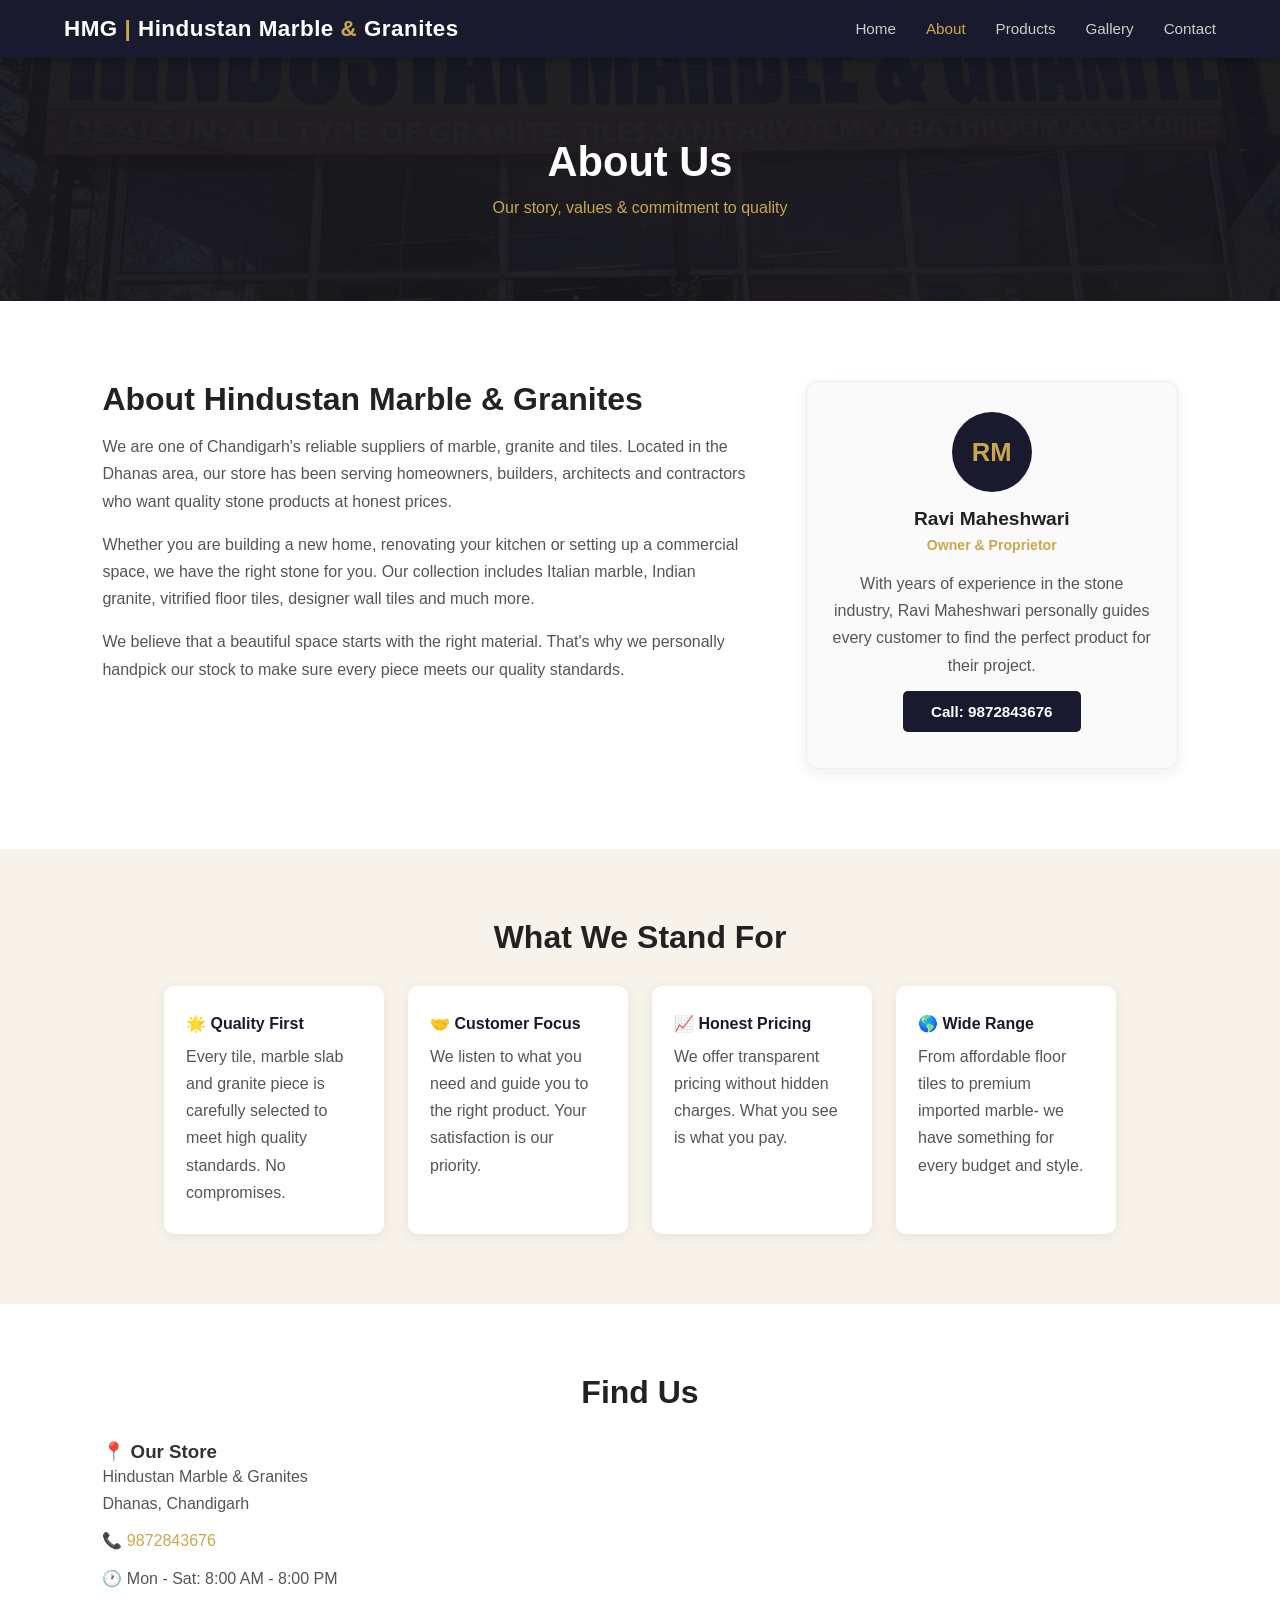
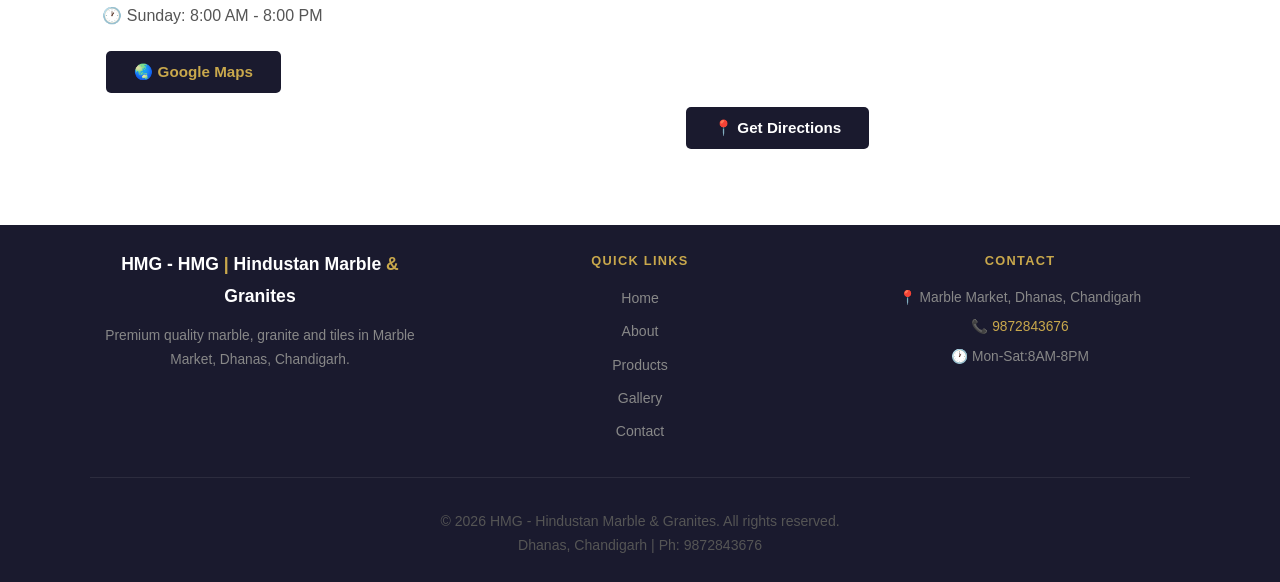
<file: about.html>
<!DOCTYPE html>
<html lang="en">
<head>
  <meta charset="UTF-8" />
  <meta name="viewport" content="width=device-width, initial-scale=1.0"/>
  <title>About - HMG | Hindustan Marble &amp; Granites</title>
  <link rel="stylesheet" href="style.css" />
</head>
<body>

  <nav class="navbar">
    <div class="logo">
      <span class="logo-text">HMG <span class="amp">|</span> Hindustan Marble <span class="amp">&amp;</span> Granites</span>
    </div>
    <ul class="nav-links" id="navLinks">
      <li><a href="index.html">Home</a></li>
      <li><a href="about.html" class="active">About</a></li>
      <li><a href="products.html">Products</a></li>
      <li><a href="gallery.html">Gallery</a></li>
      <li><a href="contact.html">Contact</a></li>
    </ul>
    <div class="hamburger" id="hamburger">&#9776;</div>
  </nav>

  <section class="page-banner">
    <div class="banner-overlay"></div>
    <h1>About Us</h1>
    <p>Our story, values & commitment to quality</p>
  </section>

  <section class="about-main">
    <div class="about-main-text">
      <h2>About Hindustan Marble &amp; Granites</h2>
      <p>We are one of Chandigarh's reliable suppliers of marble, granite and tiles. Located in the Dhanas area, our store has been serving homeowners, builders, architects and contractors who want quality stone products at honest prices.</p>
      <p>Whether you are building a new home, renovating your kitchen or setting up a commercial space, we have the right stone for you. Our collection includes Italian marble, Indian granite, vitrified floor tiles, designer wall tiles and much more.</p>
      <p>We believe that a beautiful space starts with the right material. That's why we personally handpick our stock to make sure every piece meets our quality standards.</p>
    </div>
    <div class="owner-card">
      <div class="owner-avatar">RM</div>
      <h3>Ravi Maheshwari</h3>
      <p class="owner-title">Owner & Proprietor</p>
      <p>With years of experience in the stone industry, Ravi Maheshwari personally guides every customer to find the perfect product for their project.</p>
      <a href="tel:9872843676" class="btn btn-dark" style="margin-top:12px;display:inline-block;">Call: 9872843676</a>
    </div>
  </section>

  <section class="values-section">
    <h2>What We Stand For</h2>
    <div class="values-grid">
      <div class="value-item">
        <h3>&#127775; Quality First</h3>
        <p>Every tile, marble slab and granite piece is carefully selected to meet high quality standards. No compromises.</p>
      </div>
      <div class="value-item">
        <h3>&#129309; Customer Focus</h3>
        <p>We listen to what you need and guide you to the right product. Your satisfaction is our priority.</p>
      </div>
      <div class="value-item">
        <h3>&#128200; Honest Pricing</h3>
        <p>We offer transparent pricing without hidden charges. What you see is what you pay.</p>
      </div>
      <div class="value-item">
        <h3>&#127758; Wide Range</h3>
        <p>From affordable floor tiles to premium imported marble- we have something for every budget and style.</p>
      </div>
    </div>
  </section>

  <section class="location-section">
    <h2>Find Us</h2>
    <div class="location-box">
      <div class="location-info">
        <h3>&#128205; Our Store</h3>
        <p>Hindustan Marble &amp; Granites<br>Dhanas, Chandigarh</p>
        <p>&#128222; <a href="tel:9872843676">9872843676</a></p>
        <p>&#128336; Mon - Sat: 8:00 AM - 8:00 PM</p>
        <p>&#128336; Sunday: 8:00 AM - 8:00 PM</p>
        <div style="margin-top:16px;display:flex;gap:12px;flex-wrap:wrap;">
          <a href="https://maps.google.com/?q=Hindustan+Marble+Granite+Dhanas+Chandigarh" target="_blank" class="btn btn-dark">&#127759; Google Maps</a>
        </div>
      </div>
      <div class="map-embed">
        <iframe
          src="https://www.google.com/maps/embed?pb=!1m18!1m12!1m3!1d3428.7!2d76.7449!3d30.7232!2m3!1f0!2f0!3f0!3m2!1i1024!2i768!4f13.1!3m3!1m2!1s0x390fed0e9b2b0001%3A0x1!2sDhanas%2C+Chandigarh!5e0!3m2!1sen!2sin!4v1"
          width="100%" height="250" style="border:0;border-radius:10px;" allowfullscreen="" loading="lazy"
          referrerpolicy="no-referrer-when-downgrade">
        </iframe>
        <a href="https://maps.google.com/?q=Hindustan+Marble+Granite+Dhanas+Chandigarh" target="_blank" class="btn btn-dark" style="margin-top:12px;display:inline-block;">&#128205; Get Directions</a>
      </div>
    </div>
  </section>

  <footer class="footer">
    <div class="footer-inner">
      <div class="footer-col">
        <div class="footer-logo">HMG - HMG <span class="amp">|</span> Hindustan Marble <span class="amp">&amp;</span> Granites</div>
        <p>Premium quality marble, granite and tiles in Marble Market, Dhanas, Chandigarh.</p>
      </div>
      <div class="footer-col">
        <h4>Quick Links</h4>
        <ul>
          <li><a href="index.html">Home</a></li>
          <li><a href="about.html">About</a></li>
          <li><a href="products.html">Products</a></li>
          <li><a href="gallery.html">Gallery</a></li>
          <li><a href="contact.html">Contact</a></li>
        </ul>
      </div>
      <div class="footer-col">
        <h4>Contact</h4>
        <p>&#128205; Marble Market, Dhanas, Chandigarh</p>
        <p>&#128222; <a href="tel:9872843676">9872843676</a></p>
        <p>&#128336; Mon-Sat:8AM-8PM</p>
      </div>
    </div>
    <div class="footer-bottom">
      <p>&copy; 2026 HMG - Hindustan Marble &amp; Granites. All rights reserved.</p>
      <p>Dhanas, Chandigarh | Ph: 9872843676</p>
    </div>
  </footer>

  <script src="script.js"></script>
</body>
</html>
</file>
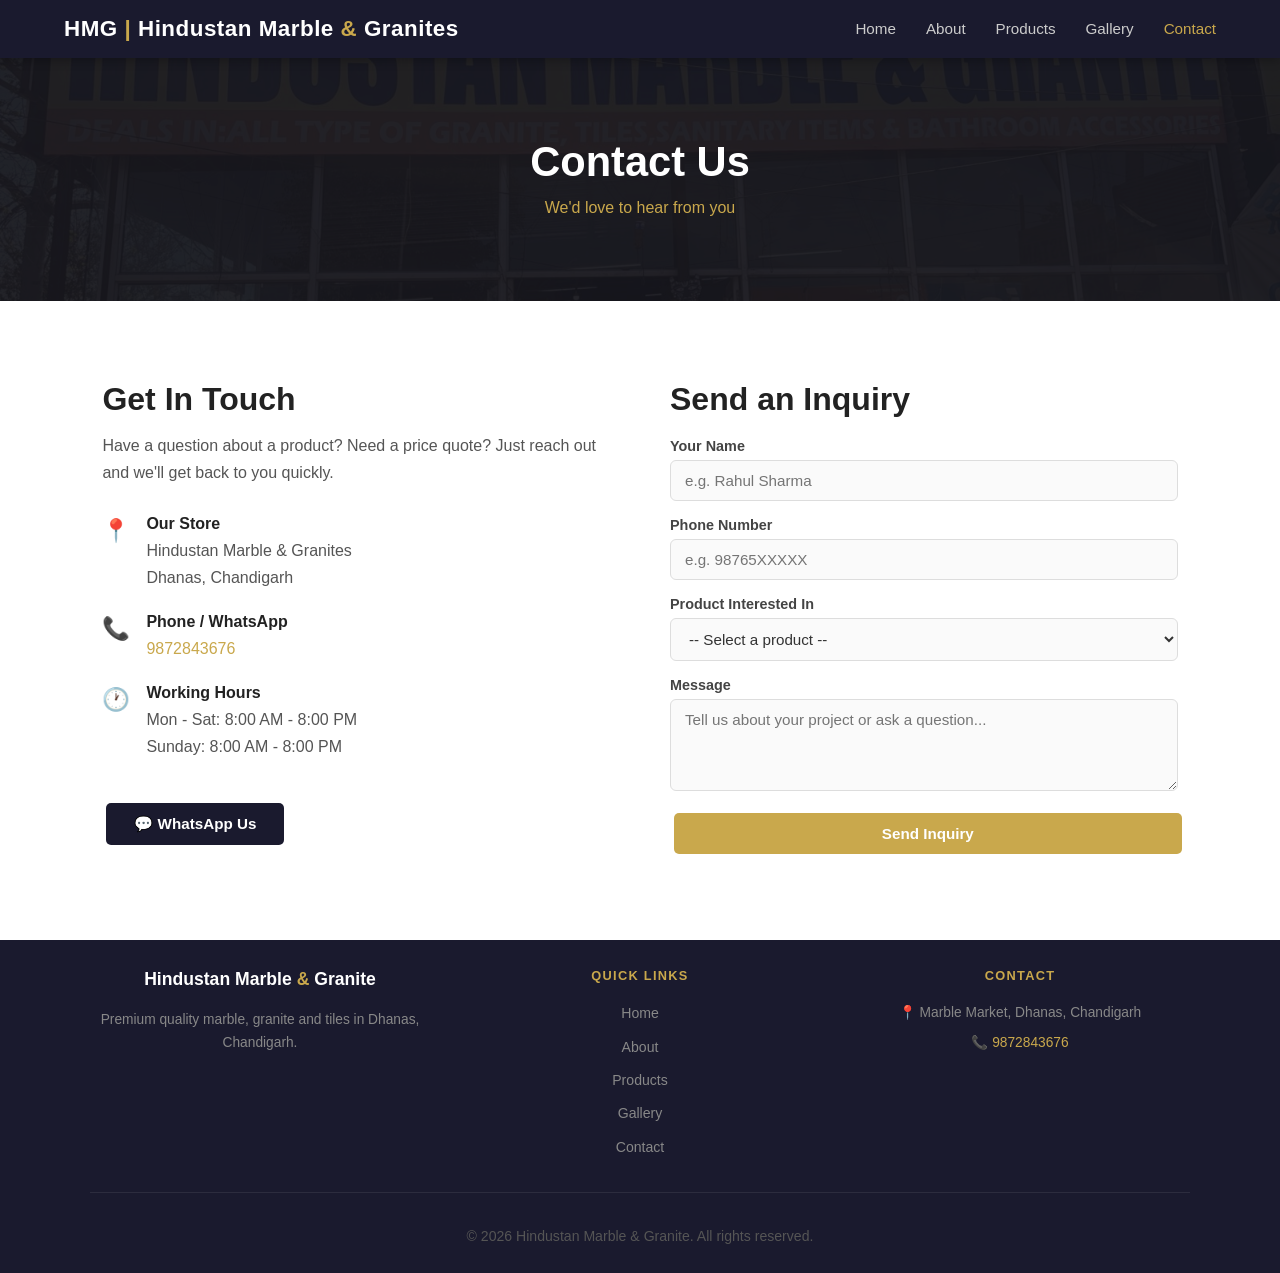
<file: contact.html>
<!DOCTYPE html>
<html lang="en">
<head>
  <meta charset="UTF-8" />
  <meta name="viewport" content="width=device-width, initial-scale=1.0"/>
  <title>Contact - HMG | Hindustan Marble &amp; Granites</title>
  <link rel="stylesheet" href="style.css" />
</head>
<body>

  <nav class="navbar">
    <div class="logo">
      <span class="logo-text">HMG <span class="amp">|</span> Hindustan Marble <span class="amp">&amp;</span> Granites</span>
    </div>
    <ul class="nav-links" id="navLinks">
      <li><a href="index.html">Home</a></li>
      <li><a href="about.html">About</a></li>
      <li><a href="products.html">Products</a></li>
      <li><a href="gallery.html">Gallery</a></li>
      <li><a href="contact.html" class="active">Contact</a></li>
    </ul>
    <div class="hamburger" id="hamburger">&#9776;</div>
  </nav>

  <section class="page-banner">
    <div class="banner-overlay"></div>
    <h1>Contact Us</h1>
    <p>We'd love to hear from you</p>
  </section>

  <section class="contact-section">
    <div class="contact-left">
      <h2>Get In Touch</h2>
      <p>Have a question about a product? Need a price quote? Just reach out and we'll get back to you quickly.</p>

      <div class="contact-detail">
        <span class="c-icon">&#128205;</span>
        <div>
          <strong>Our Store</strong>
          <p>Hindustan Marble &amp; Granites<br>Dhanas, Chandigarh</p>
        </div>
      </div>

      <div class="contact-detail">
        <span class="c-icon">&#128222;</span>
        <div>
          <strong>Phone / WhatsApp</strong>
          <p><a href="tel:9872843676">9872843676</a></p>
        </div>
      </div>

      <div class="contact-detail">
        <span class="c-icon">&#128336;</span>
        <div>
          <strong>Working Hours</strong>
          <p>Mon - Sat: 8:00 AM - 8:00 PM<br>Sunday: 8:00 AM - 8:00 PM</p>
        </div>
      </div>

      <a href="https://wa.me/919872843676" target="_blank" class="btn btn-dark" style="margin-top:20px;">
        &#128172; WhatsApp Us
      </a>
    </div>

    <div class="contact-right">
      <h2>Send an Inquiry</h2>
      <form id="contactForm" class="contact-form">
        <div class="form-group">
          <label for="name">Your Name</label>
          <input type="text" id="name" placeholder="e.g. Rahul Sharma" required />
        </div>
        <div class="form-group">
          <label for="phone">Phone Number</label>
          <input type="tel" id="phone" placeholder="e.g. 98765XXXXX" required />
        </div>
        <div class="form-group">
          <label for="product">Product Interested In</label>
          <select id="product">
            <option value="">-- Select a product --</option>
            <option>Italian Marble</option>
            <option>Indian Marble</option>
            <option>Granite</option>
            <option>Floor Tiles</option>
            <option>Wall Tiles</option>
            <option>Other</option>
          </select>
        </div>
        <div class="form-group">
          <label for="message">Message</label>
          <textarea id="message" rows="4" placeholder="Tell us about your project or ask a question..."></textarea>
        </div>
        <button type="submit" class="btn" style="width:100%;">Send Inquiry</button>
        <p class="form-success" id="formSuccess">Thank you! We will contact you soon.</p>
      </form>
    </div>
  </section>

  <footer class="footer">
    <div class="footer-inner">
      <div class="footer-col">
        <div class="footer-logo">Hindustan Marble <span class="amp">&amp;</span> Granite</div>
        <p>Premium quality marble, granite and tiles in Dhanas, Chandigarh.</p>
      </div>
      <div class="footer-col">
        <h4>Quick Links</h4>
        <ul>
          <li><a href="index.html">Home</a></li>
          <li><a href="about.html">About</a></li>
          <li><a href="products.html">Products</a></li>
          <li><a href="gallery.html">Gallery</a></li>
          <li><a href="contact.html">Contact</a></li>
        </ul>
      </div>
      <div class="footer-col">
        <h4>Contact</h4>
        <p>&#128205; Marble Market, Dhanas, Chandigarh</p>
        <p>&#128222; <a href="tel:9872843676">9872843676</a></p>
      </div>
    </div>
    <div class="footer-bottom">
      <p>&copy; 2026 Hindustan Marble &amp; Granite. All rights reserved.</p>
    </div>
  </footer>
  <script src="script.js"></script>
</body>
</html>
</file>
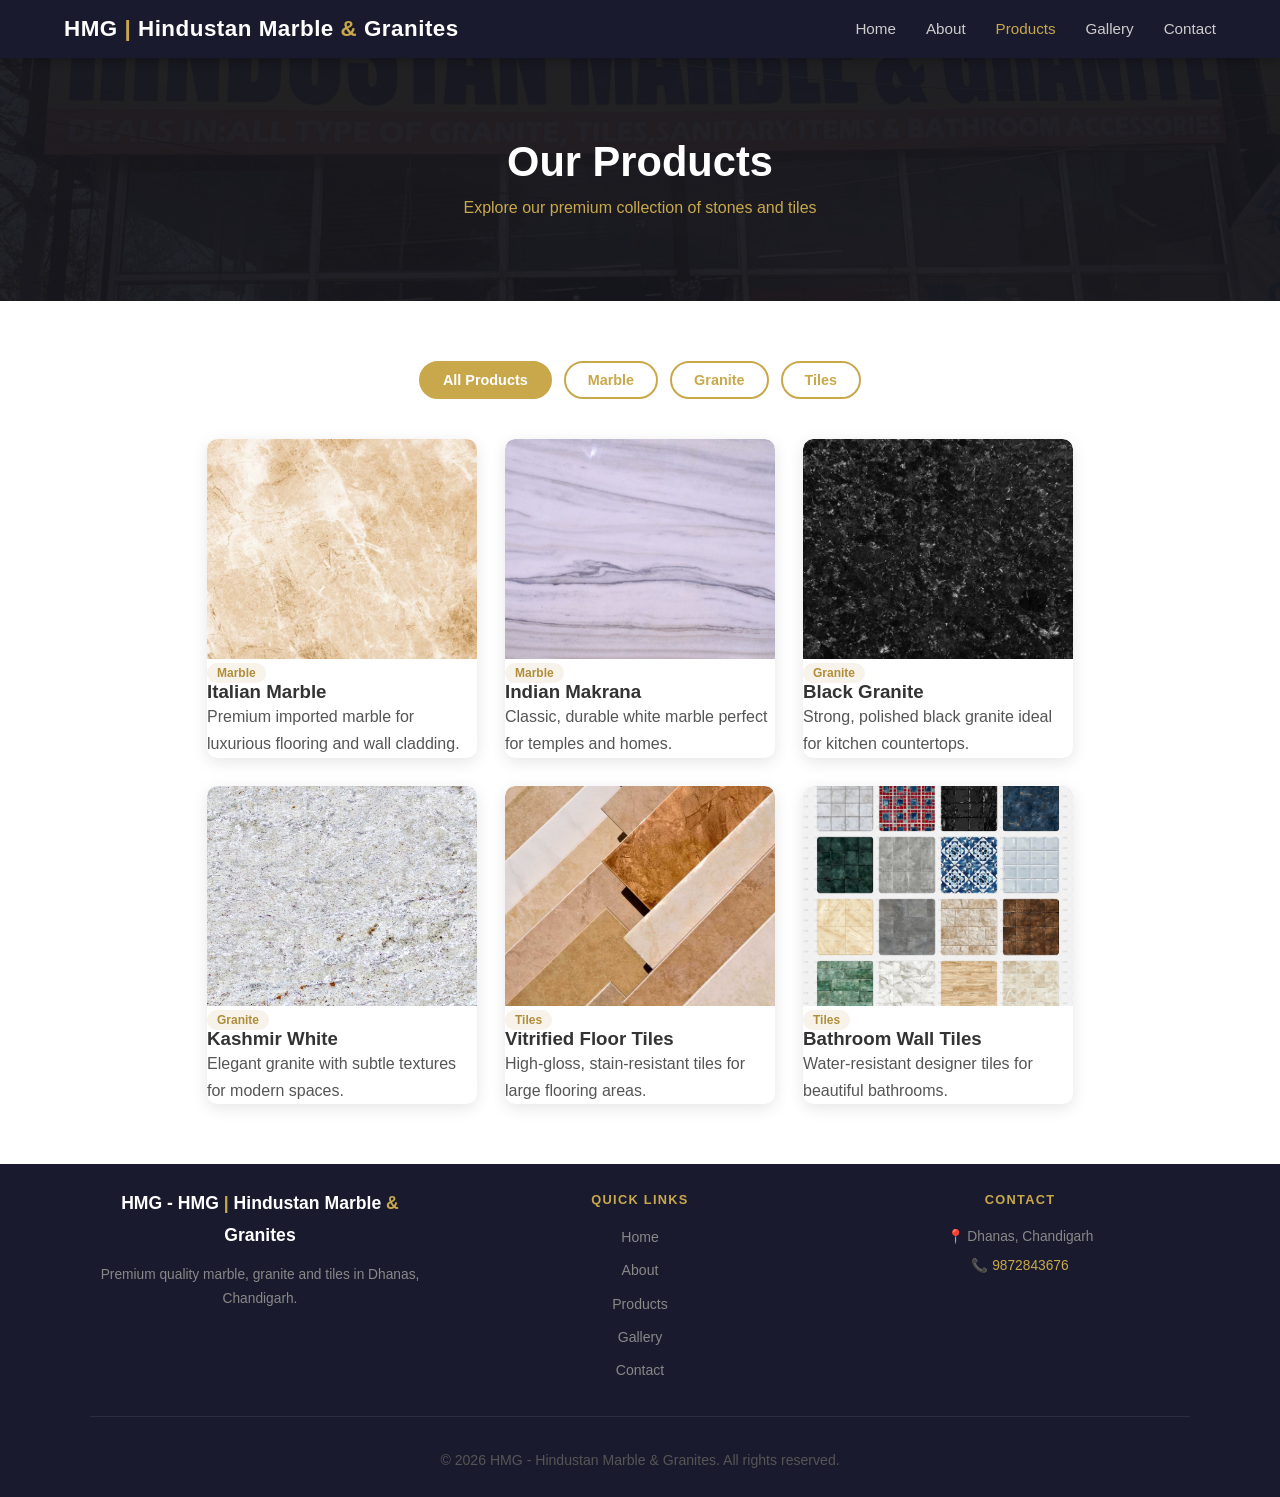
<file: products.html>
<!DOCTYPE html>
<html lang="en">
<head>
  <meta charset="UTF-8" />
  <meta name="viewport" content="width=device-width, initial-scale=1.0"/>
  <title>Products - HMG | Hindustan Marble &amp; Granites</title>
  <link rel="stylesheet" href="style.css" />
</head>
<body>

  <nav class="navbar">
    <div class="logo">
      <span class="logo-text">HMG <span class="amp">|</span> Hindustan Marble <span class="amp">&amp;</span> Granites</span>
    </div>
    <ul class="nav-links" id="navLinks">
      <li><a href="index.html">Home</a></li>
      <li><a href="about.html">About</a></li>
      <li><a href="products.html" class="active">Products</a></li>
      <li><a href="gallery.html">Gallery</a></li>
      <li><a href="contact.html">Contact</a></li>
    </ul>
    <div class="hamburger" id="hamburger">&#9776;</div>
  </nav>

  <section class="page-banner">
    <div class="banner-overlay"></div>
    <h1>Our Products</h1>
    <p>Explore our premium collection of stones and tiles</p>
  </section>

  <section class="products-section">
    <!-- Filter Buttons matching your CSS/JS -->
    <div class="filter-btns">
      <button class="filter-btn active" data-filter="all">All Products</button>
      <button class="filter-btn" data-filter="marble">Marble</button>
      <button class="filter-btn" data-filter="granite">Granite</button>
      <button class="filter-btn" data-filter="tiles">Tiles</button>
    </div>

    <!-- Product Grid -->
    <div class="products-grid">
      <div class="prod-card" data-category="marble">
       <div class="gallery-item" onclick="openLightboxImg('image6.jpeg', 'Wood Finish & Stone Tiles')">
        <img src="image6.jpeg" class="gal-img" style="width:100%; height:220px; object-fit:cover;" alt="Tiles">
        <div class="gal-overlay"><span>Tiles on Display</span></div>
          <span class="prod-tag">Marble</span>
          <h3>Italian Marble</h3>
          <p>Premium imported marble for luxurious flooring and wall cladding.</p>
        </div>
      </div>
      
      <div class="prod-card" data-category="marble">
       <div class="gallery-item" onclick="openLightboxImg('image7.jpeg', 'Wood Finish & Stone Tiles')">
        <img src="image7.jpeg" class="gal-img" style="width:100%; height:220px; object-fit:cover;" alt="Tiles">
         <div class="gal-overlay"><span>Tiles on Display</span></div>
          <span class="prod-tag">Marble</span>
          <h3>Indian Makrana</h3>
          <p>Classic, durable white marble perfect for temples and homes.</p>
        </div>
      </div>

      <div class="prod-card" data-category="granite">
       <div class="gallery-item" onclick="openLightboxImg('image8.jpeg', 'Wood Finish & Stone Tiles')">
        <img src="image8.jpeg" class="gal-img" style="width:100%; height:220px; object-fit:cover;" alt="Tiles">
         <div class="gal-overlay"><span>Tiles on Display</span></div>
          <span class="prod-tag">Granite</span>
          <h3>Black Granite</h3>
          <p>Strong, polished black granite ideal for kitchen countertops.</p>
        </div>
      </div>

      <div class="prod-card" data-category="granite">
       <div class="gallery-item" onclick="openLightboxImg('image9.jpeg', 'Wood Finish & Stone Tiles')">
        <img src="image9.jpeg" class="gal-img" style="width:100%; height:220px; object-fit:cover;" alt="Tiles">
         <div class="gal-overlay"><span>Tiles on Display</span></div>
          <span class="prod-tag">Granite</span>
          <h3>Kashmir White</h3>
          <p>Elegant granite with subtle textures for modern spaces.</p>
        </div>
      </div>

      <div class="prod-card" data-category="tiles">
       <div class="gallery-item" onclick="openLightboxImg('image10.jpeg', 'Wood Finish & Stone Tiles')">
        <img src="image10.jpeg" class="gal-img" style="width:100%; height:220px; object-fit:cover;" alt="Tiles">
         <div class="gal-overlay"><span>Tiles on Display</span></div>
          <span class="prod-tag">Tiles</span>
          <h3>Vitrified Floor Tiles</h3>
          <p>High-gloss, stain-resistant tiles for large flooring areas.</p>
        </div>
      </div>

      <div class="prod-card" data-category="tiles">
       <div class="gallery-item" onclick="openLightboxImg('image11.jpeg', 'Wood Finish & Stone Tiles')">
        <img src="image11.jpeg" class="gal-img" style="width:100%; height:220px; object-fit:cover;" alt="Tiles">
         <div class="gal-overlay"><span>Tiles on Display</span></div>
          <span class="prod-tag">Tiles</span>
          <h3>Bathroom Wall Tiles</h3>
          <p>Water-resistant designer tiles for beautiful bathrooms.</p>
        </div>
      </div>
    </div>
  </section>

  <footer class="footer">
    <div class="footer-inner">
      <div class="footer-col">
        <div class="footer-logo">HMG - HMG <span class="amp">|</span> Hindustan Marble <span class="amp">&amp;</span> Granites</div>
        <p>Premium quality marble, granite and tiles in Dhanas, Chandigarh.</p>
      </div>
      <div class="footer-col">
        <h4>Quick Links</h4>
        <ul>
          <li><a href="index.html">Home</a></li>
          <li><a href="about.html">About</a></li>
          <li><a href="products.html">Products</a></li>
          <li><a href="gallery.html">Gallery</a></li>
          <li><a href="contact.html">Contact</a></li>
        </ul>
      </div>
      <div class="footer-col">
        <h4>Contact</h4>
        <p>&#128205; Dhanas, Chandigarh</p>
        <p>&#128222; <a href="tel:9872843676">9872843676</a></p>
      </div>
    </div>
    <div class="footer-bottom">
      <p>&copy; 2026 HMG - Hindustan Marble &amp; Granites. All rights reserved.</p>
    </div>
  </footer>

  <script src="script.js"></script>
</body>
</html>
</file>
<file: style.css>
/* base reset */
* {
  margin: 0;
  padding: 0;
  box-sizing: border-box;
}

body {
  font-family: 'Segoe UI', Arial, sans-serif;
  color: #333;
  background: #fff;
}

a {
  text-decoration: none;
  color: inherit;
}

h2 {
  font-size: 2rem;
  margin-bottom: 15px;
  color: #222;
}

p {
  line-height: 1.7;
  color: #555;
}

/* navbar */
.navbar {
  display: flex;
  align-items: center;
  justify-content: space-between;
  padding: 16px 5%;
  background: #1a1a2e;
  position: sticky;
  top: 0;
  z-index: 999;
  box-shadow: 0 2px 10px rgba(0,0,0,0.3);
}

.logo-text {
  font-size: 1.4rem;
  font-weight: 700;
  color: #fff;
  letter-spacing: 0.5px;
}

.amp {
  color: #c9a84c;
}

.nav-links {
  list-style: none;
  display: flex;
  gap: 30px;
}

.nav-links a {
  color: #ccc;
  font-size: 0.95rem;
  transition: color 0.3s;
}

.nav-links a:hover,
.nav-links a.active {
  color: #c9a84c;
}

.hamburger {
  display: none;
  font-size: 1.6rem;
  color: #fff;
  cursor: pointer;
}

/* buttons */
.btn {
  display: inline-block;
  padding: 12px 28px;
  background: #c9a84c;
  color: #fff;
  border-radius: 5px;
  font-size: 0.95rem;
  font-weight: 600;
  transition: background 0.3s, transform 0.2s;
  border: none;
  cursor: pointer;
  margin: 6px 4px;
}

.btn:hover {
  background: #b08d3a;
  transform: translateY(-2px);
}

.btn-outline {
  background: transparent;
  border: 2px solid #c9a84c;
  color: #c9a84c;
}

.btn-outline:hover {
  background: #c9a84c;
  color: #fff;
}

.btn-dark {
  background: #1a1a2e;
  color: #fff;
}

.btn-dark:hover {
  background: #2d2d4e;
}

/* hero */
.hero {
  position: relative;
  height: 100vh; /* Changed from 90vh to fill screen */
  background: linear-gradient(135deg, #1a1a2e 0%, #2d2d4e 40%, #4a4530 100%);
  display: flex;
  align-items: center;
  justify-content: center;
  text-align: center;
  overflow: hidden;
}

.hero::before {
  content: '';
  position: absolute;
  top: 0; left: 0; right: 0; bottom: 0;
  background: url('image1.jpeg') center/cover no-repeat; /* Fixed image path */
  opacity: 0.28;
  animation: zoomBg 12s ease-in-out infinite alternate;
}

@keyframes zoomBg {
  from { transform: scale(1); }
  to   { transform: scale(1.06); }
}

.hero-overlay {
  position: absolute;
  inset: 0;
  background: rgba(20,18,10,0.55);
}

.hero-content {
  position: relative;
  z-index: 2;
  animation: fadeUp 1s ease both;
}

@keyframes fadeUp {
  from { opacity: 0; transform: translateY(30px); }
  to   { opacity: 1; transform: translateY(0); }
}

.hero-title {
  font-size: 3.2rem;
  color: #fff;
  font-weight: 700;
  margin-bottom: 18px;
  text-shadow: 0 2px 8px rgba(0,0,0,0.4);
}

.hero-sub {
  font-size: 1.15rem;
  color: #ddd;
  margin-bottom: 32px;
  line-height: 1.8;
}

.hero-scroll {
  position: absolute;
  bottom: 24px;
  left: 50%;
  transform: translateX(-50%);
  color: #c9a84c;
  font-size: 0.85rem;
  animation: bounce 2s infinite;
  z-index: 2;
}

@keyframes bounce {
  0%, 100% { transform: translateX(-50%) translateY(0); }
  50%       { transform: translateX(-50%) translateY(8px); }
}

/* features strip */
.features-strip {
  display: flex;
  justify-content: center;
  gap: 0;
  background: #c9a84c;
  flex-wrap: wrap;
}

.feature {
  display: flex;
  align-items: center;
  gap: 8px;
  padding: 18px 40px;
  color: #fff;
  font-weight: 600;
  font-size: 0.95rem;
  border-right: 1px solid rgba(255,255,255,0.3);
}

.feature:last-child { border-right: none; }

.feat-icon {
  font-size: 1.1rem;
}

/* about snippet */
.about-snippet {
  display: flex;
  align-items: center;
  gap: 60px;
  padding: 80px 8%;
  background: #fafafa;
  flex-wrap: wrap;
}

.about-text {
  flex: 1;
  min-width: 280px;
}

.about-text h2 {
  margin-bottom: 16px;
}

.about-text p {
  margin-bottom: 14px;
}

.about-image {
  flex: 1;
  min-width: 280px;
  display: flex;
  gap: 16px;
  flex-wrap: wrap;
}

.stone-card {
  flex: 1;
  min-width: 100px;
  text-align: center;
}

.stone-card p {
  font-size: 0.85rem;
  margin-top: 8px;
  font-weight: 600;
  color: #444;
}

.stone-block {
  height: 130px;
  border-radius: 8px;
  transition: transform 0.4s;
}

.stone-block:hover {
  transform: scale(1.05);
}

.marble {
  background: linear-gradient(135deg, #f5f5f5, #e8e8e8, #fff, #d0d0d0);
  border: 1px solid #ddd;
}

.granite {
  background: linear-gradient(135deg, #3a3a3a, #555, #2a2a2a, #666);
}

.tiles {
  background: repeating-linear-gradient(
    45deg,
    #c9a84c,
    #c9a84c 20px,
    #b08d3a 20px,
    #b08d3a 40px
  );
}

/* products preview */
.products-preview {
  padding: 80px 8%;
  text-align: center;
}

.section-sub {
  color: #777;
  margin-bottom: 40px;
  font-size: 1rem;
}

.product-cards {
  display: flex;
  gap: 24px;
  flex-wrap: wrap;
  justify-content: center;
}

.product-card {
  width: 240px;
  border-radius: 10px;
  overflow: hidden;
  box-shadow: 0 4px 18px rgba(0,0,0,0.1);
  cursor: pointer;
  transition: transform 0.3s, box-shadow 0.3s;
  background: #fff;
}

.product-card:hover {
  transform: translateY(-6px);
  box-shadow: 0 10px 30px rgba(0,0,0,0.15);
}

.card-img {
  height: 160px;
  transition: transform 0.5s;
}

.product-card:hover .card-img {
  transform: scale(1.05);
}

.floor-tile-img {
  background: repeating-linear-gradient(90deg, #e0e0e0 0px, #e0e0e0 48px, #ccc 48px, #ccc 50px),
              repeating-linear-gradient(0deg, #e0e0e0 0px, #e0e0e0 48px, #ccc 48px, #ccc 50px);
}

.wall-tile-img {
  background: repeating-linear-gradient(90deg, #d4bfbf 0px, #d4bfbf 48px, #c0a0a0 48px, #c0a0a0 50px),
              repeating-linear-gradient(0deg, #d4bfbf 0px, #d4bfbf 48px, #c0a0a0 48px, #c0a0a0 50px);
}

.marble-img {
  background: linear-gradient(135deg, #f5f5f5 0%, #e0e0e0 30%, #fff 50%, #d5d5d5 70%, #f0f0f0 100%);
}

.granite-img {
  background: linear-gradient(135deg, #2a2a2a, #444, #333, #555, #222);
}

.product-card h3 {
  padding: 14px 14px 4px;
  font-size: 1rem;
  color: #222;
}

.product-card p {
  padding: 0 14px 16px;
  font-size: 0.85rem;
  color: #666;
}

/* why us */
.why-us {
  padding: 80px 8%;
  background: #1a1a2e;
  text-align: center;
}

.why-us h2 {
  color: #fff;
  margin-bottom: 40px;
}

.why-grid {
  display: flex;
  gap: 24px;
  flex-wrap: wrap;
  justify-content: center;
}

.why-card {
  background: rgba(255,255,255,0.07);
  border: 1px solid rgba(201,168,76,0.3);
  border-radius: 10px;
  padding: 30px 24px;
  width: 220px;
  transition: background 0.3s, transform 0.3s;
}

.why-card:hover {
  background: rgba(201,168,76,0.12);
  transform: translateY(-4px);
}

.why-icon {
  font-size: 2.2rem;
  margin-bottom: 14px;
}

.why-card h3 {
  color: #c9a84c;
  margin-bottom: 10px;
  font-size: 1rem;
}

.why-card p {
  color: #aaa;
  font-size: 0.88rem;
}

/* cta */
.cta {
  padding: 70px 8%;
  text-align: center;
  background: #f7f3ea;
}

.cta h2 {
  margin-bottom: 10px;
}

.cta p {
  margin-bottom: 24px;
  color: #666;
}

/* footer */
.footer {
  background: #1a1a2e;
  color: #aaa;
  text-align: center;
  padding: 24px;
  font-size: 0.88rem;
  line-height: 1.8;
}

/* page banner */
.page-banner {
  position: relative;
  padding: 80px 8%;
  text-align: center;
  background: #1a1a2e;
  overflow: hidden;
}

.page-banner::before {
  content: '';
  position: absolute;
  inset: 0;
  background: url('image1.jpeg') center/cover no-repeat; /* Fixed image path */
  opacity: 0.12;
}

.banner-overlay {
  position: absolute;
  inset: 0;
  background: rgba(20,18,10,0.5);
}

.page-banner h1 {
  position: relative;
  z-index: 1;
  color: #fff;
  font-size: 2.6rem;
  margin-bottom: 8px;
}

.page-banner p {
  position: relative;
  z-index: 1;
  color: #c9a84c;
  font-size: 1rem;
}

/* about page */
.about-main {
  display: flex;
  gap: 60px;
  padding: 80px 8%;
  flex-wrap: wrap;
  align-items: flex-start;
}

.about-main-text {
  flex: 2;
  min-width: 280px;
}

.about-main-text p {
  margin-bottom: 16px;
}

.owner-card {
  flex: 1;
  min-width: 240px;
  background: #fafafa;
  border: 1px solid #eee;
  border-radius: 12px;
  padding: 30px 24px;
  text-align: center;
  box-shadow: 0 4px 16px rgba(0,0,0,0.07);
}

.owner-avatar {
  width: 80px;
  height: 80px;
  background: #1a1a2e;
  color: #c9a84c;
  border-radius: 50%;
  display: flex;
  align-items: center;
  justify-content: center;
  font-size: 1.6rem;
  font-weight: 700;
  margin: 0 auto 16px;
}

.owner-card h3 {
  font-size: 1.2rem;
  color: #222;
  margin-bottom: 4px;
}

.owner-title {
  color: #c9a84c;
  font-size: 0.88rem;
  font-weight: 600;
  margin-bottom: 12px;
}

.values-section {
  padding: 70px 8%;
  background: #f7f3ea;
  text-align: center;
}

.values-grid {
  display: flex;
  gap: 24px;
  flex-wrap: wrap;
  justify-content: center;
  margin-top: 30px;
}

.value-item {
  background: #fff;
  border-radius: 10px;
  padding: 28px 22px;
  width: 220px;
  box-shadow: 0 3px 14px rgba(0,0,0,0.07);
  text-align: left;
  transition: transform 0.3s;
}

.value-item:hover {
  transform: translateY(-4px);
}

.value-item h3 {
  font-size: 1rem;
  margin-bottom: 10px;
  color: #1a1a2e;
}

.location-section {
  padding: 70px 8%;
}

.location-section h2 {
  text-align: center;
  margin-bottom: 30px;
}

.location-box {
  display: flex;
  gap: 40px;
  flex-wrap: wrap;
}

.location-info {
  flex: 1;
  min-width: 240px;
}

.location-info p {
  margin-bottom: 10px;
}

.location-info a {
  color: #c9a84c;
}

.map-placeholder {
  flex: 2;
  min-width: 280px;
  background: #f0f0f0;
  border-radius: 10px;
  height: 200px;
  display: flex;
  flex-direction: column;
  align-items: center;
  justify-content: center;
  gap: 16px;
  color: #555;
  font-size: 1.1rem;
}

/* products page */
.products-section {
  padding: 60px 8%;
}

.filter-btns {
  display: flex;
  gap: 12px;
  flex-wrap: wrap;
  margin-bottom: 40px;
  justify-content: center;
}

.filter-btn {
  padding: 9px 22px;
  border: 2px solid #c9a84c;
  background: transparent;
  color: #c9a84c;
  border-radius: 30px;
  cursor: pointer;
  font-size: 0.9rem;
  font-weight: 600;
  transition: all 0.3s;
}

.filter-btn:hover,
.filter-btn.active {
  background: #c9a84c;
  color: #fff;
}

.products-grid {
  display: flex;
  flex-wrap: wrap;
  gap: 28px;
  justify-content: center;
}

.prod-card {
  width: 270px;
  border-radius: 10px;
  overflow: hidden;
  box-shadow: 0 4px 16px rgba(0,0,0,0.1);
  background: #fff;
  transition: transform 0.3s, box-shadow 0.3s;
}

.prod-card:hover {
  transform: translateY(-6px);
  box-shadow: 0 12px 30px rgba(0,0,0,0.15);
}

.prod-img {
  height: 170px;
  transition: transform 0.5s;
}

.prod-card:hover .prod-img {
  transform: scale(1.05);
}

.italian-marble  { background: linear-gradient(135deg, #f9f9f9, #e5e5e5, #fff, #d8d8d8); }
.makrana-marble  { background: linear-gradient(120deg, #fafafa, #ececec, #f5f5f5, #e0e0e0); }
.black-granite   { background: linear-gradient(135deg, #1a1a1a, #333, #222, #444); }
.kashmir-granite { background: linear-gradient(135deg, #e8e0d8, #d8cfc4, #ccc0b0, #e0d8cc); }
.vitrified-tile  {
  background: repeating-linear-gradient(90deg, #eaeaea 0, #eaeaea 54px, #ccc 54px, #ccc 56px),
              repeating-linear-gradient(0deg, #eaeaea 0, #eaeaea 54px, #ccc 54px, #ccc 56px);
}
.outdoor-tile {
  background: repeating-linear-gradient(45deg, #b8a898, #b8a898 20px, #a89880 20px, #a89880 40px);
}
.kitchen-wall {
  background: repeating-linear-gradient(90deg, #f0e8e0 0, #f0e8e0 44px, #d8c8b8 44px, #d8c8b8 46px),
              repeating-linear-gradient(0deg, #f0e8e0 0, #f0e8e0 44px, #d8c8b8 44px, #d8c8b8 46px);
}
.bathroom-wall {
  background: repeating-linear-gradient(90deg, #cce8ee 0, #cce8ee 44px, #aaccdd 44px, #aaccdd 46px),
              repeating-linear-gradient(0deg, #cce8ee 0, #cce8ee 44px, #aaccdd 44px, #aaccdd 46px);
}

.prod-info {
  padding: 16px;
}

.prod-info h3 {
  font-size: 1rem;
  color: #222;
  margin-bottom: 6px;
}

.prod-info p {
  font-size: 0.85rem;
  color: #666;
  margin-bottom: 10px;
}

.prod-tag {
  background: #f7f3ea;
  color: #b08d3a;
  font-size: 0.75rem;
  font-weight: 700;
  padding: 3px 10px;
  border-radius: 20px;
}

/* gallery */
.gallery-section {
  padding: 60px 8%;
}

.gallery-grid {
  display: grid;
  grid-template-columns: repeat(auto-fill, minmax(260px, 1fr));
  gap: 20px;
}

.gallery-item {
  position: relative;
  border-radius: 10px;
  overflow: hidden;
  cursor: pointer;
  box-shadow: 0 4px 14px rgba(0,0,0,0.1);
}

.gal-img {
  height: 220px;
  transition: transform 0.5s;
}

.gallery-item:hover .gal-img {
  transform: scale(1.08);
}

.gal-overlay {
  position: absolute;
  inset: 0;
  background: rgba(20,18,10,0);
  display: flex;
  align-items: flex-end;
  padding: 16px;
  transition: background 0.3s;
}

.gallery-item:hover .gal-overlay {
  background: rgba(20,18,10,0.5);
}

.gal-overlay span {
  color: #fff;
  font-weight: 600;
  font-size: 0.9rem;
  opacity: 0;
  transition: opacity 0.3s;
}

.gallery-item:hover .gal-overlay span {
  opacity: 1;
}

/* lightbox */
.lightbox {
  display: none;
  position: fixed;
  inset: 0;
  background: rgba(0,0,0,0.88);
  z-index: 9999;
  align-items: center;
  justify-content: center;
  flex-direction: column;
}

.lightbox.open {
  display: flex;
}

.lightbox-inner {
  text-align: center;
}

.lightbox-img {
  width: 320px;
  height: 260px;
  border-radius: 10px;
  margin: 0 auto 16px;
}

.lightbox-inner p {
  color: #fff;
  font-size: 1rem;
  margin-bottom: 16px;
}

.close-lb {
  color: #c9a84c;
  font-size: 0.9rem;
  cursor: pointer;
}

/* contact */
.contact-section {
  display: flex;
  gap: 60px;
  padding: 80px 8%;
  flex-wrap: wrap;
}

.contact-left {
  flex: 1;
  min-width: 260px;
}

.contact-left h2 {
  margin-bottom: 14px;
}

.contact-left > p {
  margin-bottom: 28px;
}

.contact-detail {
  display: flex;
  gap: 16px;
  margin-bottom: 22px;
  align-items: flex-start;
}

.c-icon {
  font-size: 1.4rem;
  margin-top: 2px;
}

.contact-detail strong {
  display: block;
  color: #222;
  margin-bottom: 4px;
}

.contact-detail a {
  color: #c9a84c;
}

.contact-right {
  flex: 1;
  min-width: 280px;
}

.contact-right h2 {
  margin-bottom: 20px;
}

.contact-form {
  display: flex;
  flex-direction: column;
  gap: 16px;
}

.form-group {
  display: flex;
  flex-direction: column;
  gap: 6px;
}

.form-group label {
  font-size: 0.9rem;
  font-weight: 600;
  color: #444;
}

.form-group input,
.form-group select,
.form-group textarea {
  padding: 11px 14px;
  border: 1px solid #ddd;
  border-radius: 6px;
  font-size: 0.95rem;
  color: #333;
  transition: border 0.3s;
  font-family: inherit;
  background: #fafafa;
}

.form-group input:focus,
.form-group select:focus,
.form-group textarea:focus {
  outline: none;
  border-color: #c9a84c;
  background: #fff;
}

.form-success {
  display: none;
  color: #2e7d4f;
  font-weight: 600;
  text-align: center;
  padding: 10px;
  background: #e8f5e9;
  border-radius: 6px;
}

/* responsive */
@media (max-width: 768px) {
  .nav-links {
    display: none;
    flex-direction: column;
    position: absolute;
    top: 62px;
    left: 0;
    right: 0;
    background: #1a1a2e;
    padding: 20px;
    gap: 16px;
  }

  .nav-links.open {
    display: flex;
  }

  .hamburger {
    display: block;
  }

  .hero-title {
    font-size: 2rem;
  }

  .features-strip {
    flex-direction: column;
  }

  .feature {
    border-right: none;
    border-bottom: 1px solid rgba(255,255,255,0.2);
  }

  .about-snippet,
  .about-main,
  .contact-section,
  .location-box {
    flex-direction: column;
  }

  h2 {
    font-size: 1.6rem;
  }

  .hero {
    height: 70vh;
  }
}
/* reviews */
.reviews-section {
  padding: 70px 8%;
  background: #fff;
  text-align: center;
}

.reviews-section h2 {
  margin-bottom: 8px;
}

.reviews-grid {
  display: flex;
  gap: 20px;
  flex-wrap: wrap;
  justify-content: center;
  margin-top: 36px;
}

.review-card {
  background: #f9f9f9;
  border: 1px solid #e8e8e8;
  border-radius: 10px;
  padding: 22px 20px;
  width: 280px;
  text-align: left;
  box-shadow: 0 2px 10px rgba(0,0,0,0.06);
  transition: transform 0.25s;
}

.review-card:hover {
  transform: translateY(-3px);
}

.review-header {
  display: flex;
  align-items: center;
  gap: 10px;
  margin-bottom: 10px;
}

.reviewer-avatar {
  width: 42px;
  height: 42px;
  border-radius: 50%;
  display: flex;
  align-items: center;
  justify-content: center;
  font-size: 1rem;
  font-weight: 700;
  color: #fff;
  flex-shrink: 0;
}

.reviewer-info {
  flex: 1;
}

.reviewer-info strong {
  display: block;
  font-size: 0.92rem;
  color: #222;
}

.review-meta {
  font-size: 0.78rem;
  color: #999;
}

.review-stars {
  color: #f4b400;
  font-size: 0.85rem;
  margin-bottom: 8px;
  letter-spacing: 1px;
}

.google-logo {
  width: 38px;
  opacity: 0.75;
  flex-shrink: 0;
}

.review-card p {
  font-size: 0.9rem;
  color: #444;
  line-height: 1.6;
}

/* get in touch */
.get-in-touch {
  display: flex;
  gap: 60px;
  padding: 80px 8%;
  background: #1a1a2e;
  flex-wrap: wrap;
  align-items: flex-start;
}

.touch-left {
  flex: 1;
  min-width: 260px;
}

.touch-left h2 {
  color: #fff;
  margin-bottom: 14px;
}

.touch-left > p {
  color: #aaa;
  margin-bottom: 28px;
  line-height: 1.7;
}

.touch-info {
  display: flex;
  flex-direction: column;
  gap: 14px;
}

.touch-item {
  display: flex;
  align-items: center;
  gap: 10px;
  color: #ccc;
  font-size: 0.95rem;
}

.touch-item span {
  font-size: 1.2rem;
}

.touch-item a {
  color: #c9a84c;
  transition: color 0.3s;
}

.touch-item a:hover { color: #e0be6a; }

.touch-right {
  flex: 1.2;
  min-width: 300px;
}

.touch-form {
  display: flex;
  flex-direction: column;
  gap: 16px;
}

.touch-form .form-group label {
  color: #bbb;
}

.touch-form .form-group input,
.touch-form .form-group select,
.touch-form .form-group textarea {
  background: rgba(255,255,255,0.06);
  border-color: rgba(255,255,255,0.15);
  color: #fff;
}

.touch-form .form-group input::placeholder,
.touch-form .form-group textarea::placeholder {
  color: rgba(255,255,255,0.3);
}

.touch-form .form-group input:focus,
.touch-form .form-group select:focus,
.touch-form .form-group textarea:focus {
  border-color: #c9a84c;
  background: rgba(255,255,255,0.1);
}

.touch-form .form-group select option {
  background: #1a1a2e;
  color: #fff;
}

.form-row-2 {
  display: grid;
  grid-template-columns: 1fr 1fr;
  gap: 16px;
}

/* footer columns */
.footer-inner {
  display: flex;
  gap: 40px;
  flex-wrap: wrap;
  justify-content: space-between;
  max-width: 1100px;
  margin: 0 auto 32px;
  padding-bottom: 32px;
  border-bottom: 1px solid rgba(255,255,255,0.08);
}

.footer-col {
  min-width: 160px;
  flex: 1;
}

.footer-logo {
  font-size: 1.1rem;
  font-weight: 700;
  color: #fff;
  margin-bottom: 12px;
}

.footer-col p {
  color: #888;
  font-size: 0.86rem;
  line-height: 1.7;
  margin-bottom: 6px;
}

.footer-col p a {
  color: #c9a84c;
}

.footer-col h4 {
  color: #c9a84c;
  font-size: 0.8rem;
  letter-spacing: 0.1em;
  text-transform: uppercase;
  margin-bottom: 14px;
}

.footer-col ul {
  list-style: none;
  display: flex;
  flex-direction: column;
  gap: 8px;
}

.footer-col ul li a {
  color: #888;
  font-size: 0.88rem;
  transition: color 0.3s;
}

.footer-col ul li a:hover { color: #c9a84c; }

.footer-bottom {
  text-align: center;
}

/* store photos section */
.store-photos {
  padding: 70px 8%;
  background: #fff;
  text-align: center;
}

.store-photos h2 {
  margin-bottom: 8px;
}

.store-grid {
  display: grid;
  grid-template-columns: 1.6fr 1fr 1fr;
  grid-template-rows: auto auto;
  gap: 14px;
  margin-top: 36px;
  max-width: 1100px;
  margin-left: auto;
  margin-right: auto;
}

.store-img-wrap {
  position: relative;
  overflow: hidden;
  border-radius: 8px;
  box-shadow: 0 3px 14px rgba(0,0,0,0.1);
}

.store-img-wrap.big {
  grid-row: span 2;
}

.store-img-wrap img {
  width: 100%;
  height: 100%;
  object-fit: cover;
  display: block;
  transition: transform 0.5s;
  min-height: 200px;
}

.store-img-wrap:hover img {
  transform: scale(1.04);
}

.store-caption {
  position: absolute;
  bottom: 0;
  left: 0;
  right: 0;
  background: rgba(20, 18, 10, 0.6);
  color: #fff;
  font-size: 0.82rem;
  padding: 8px 12px;
  text-align: left;
}

/* hero tag line above title */
.hero-tag {
  display: inline-block;
  background: rgba(201,168,76,0.2);
  border: 1px solid rgba(201,168,76,0.5);
  color: #c9a84c;
  font-size: 0.82rem;
  letter-spacing: 0.1em;
  text-transform: uppercase;
  padding: 5px 14px;
  border-radius: 3px;
  margin-bottom: 16px;
}

@media (max-width: 768px) {
  .store-grid {
    grid-template-columns: 1fr 1fr;
  }
  .store-img-wrap.big {
    grid-column: span 2;
    grid-row: span 1;
  }
}
</file>
